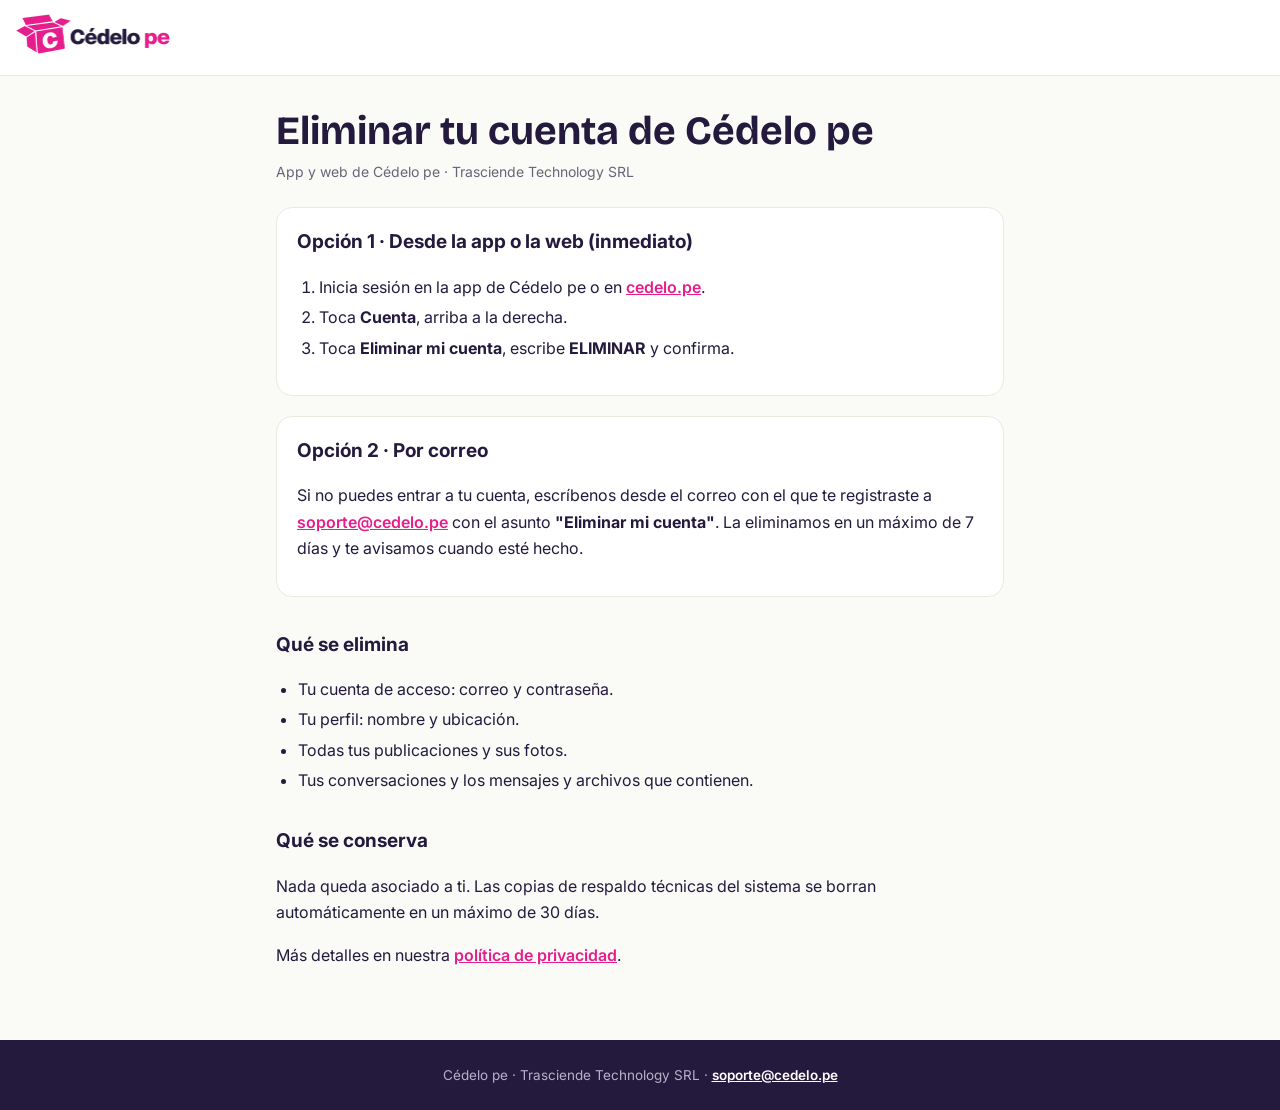
<file: eliminar-cuenta.html>
<!DOCTYPE html>
<html lang="es"><head><meta charset="utf-8"><meta name="viewport" content="width=device-width, initial-scale=1">
<link href="https://fonts.googleapis.com/css2?family=Bricolage+Grotesque:opsz,wght@12..96,700&family=Inter:wght@400;600;700&display=swap" rel="stylesheet">
<link rel="stylesheet" href="legal.css"><link rel="icon" type="image/png" href="favicon.png"><meta name="theme-color" content="#FFFFFF">
<meta name="color-scheme" content="light only">
<title>Eliminar tu cuenta · Cédelo pe</title></head><body>
<header class="cab"><a href="/"><img src="logo_cedelo.png" alt="Cédelo pe"></a></header>
<main>
<h1>Eliminar tu cuenta de Cédelo pe</h1>
<p class="fecha">App y web de Cédelo pe · Trasciende Technology SRL</p>

<div class="caja">
<h2 style="margin-top:0">Opción 1 · Desde la app o la web (inmediato)</h2>
<ol>
<li>Inicia sesión en la app de Cédelo pe o en <a href="https://cedelo.pe">cedelo.pe</a>.</li>
<li>Toca <b>Cuenta</b>, arriba a la derecha.</li>
<li>Toca <b>Eliminar mi cuenta</b>, escribe <b>ELIMINAR</b> y confirma.</li>
</ol>
</div>

<div class="caja">
<h2 style="margin-top:0">Opción 2 · Por correo</h2>
<p>Si no puedes entrar a tu cuenta, escríbenos desde el correo con el que te registraste a <a href="mailto:soporte@cedelo.pe?subject=Eliminar%20mi%20cuenta">soporte@cedelo.pe</a> con el asunto <b>"Eliminar mi cuenta"</b>. La eliminamos en un máximo de 7 días y te avisamos cuando esté hecho.</p>
</div>

<h2>Qué se elimina</h2>
<ul>
<li>Tu cuenta de acceso: correo y contraseña.</li>
<li>Tu perfil: nombre y ubicación.</li>
<li>Todas tus publicaciones y sus fotos.</li>
<li>Tus conversaciones y los mensajes y archivos que contienen.</li>
</ul>

<h2>Qué se conserva</h2>
<p>Nada queda asociado a ti. Las copias de respaldo técnicas del sistema se borran automáticamente en un máximo de 30 días.</p>

<p>Más detalles en nuestra <a href="privacidad.html">política de privacidad</a>.</p>
</main>
<footer class="pie">Cédelo pe · Trasciende Technology SRL · <a href="mailto:soporte@cedelo.pe">soporte@cedelo.pe</a></footer></body></html>
</file>
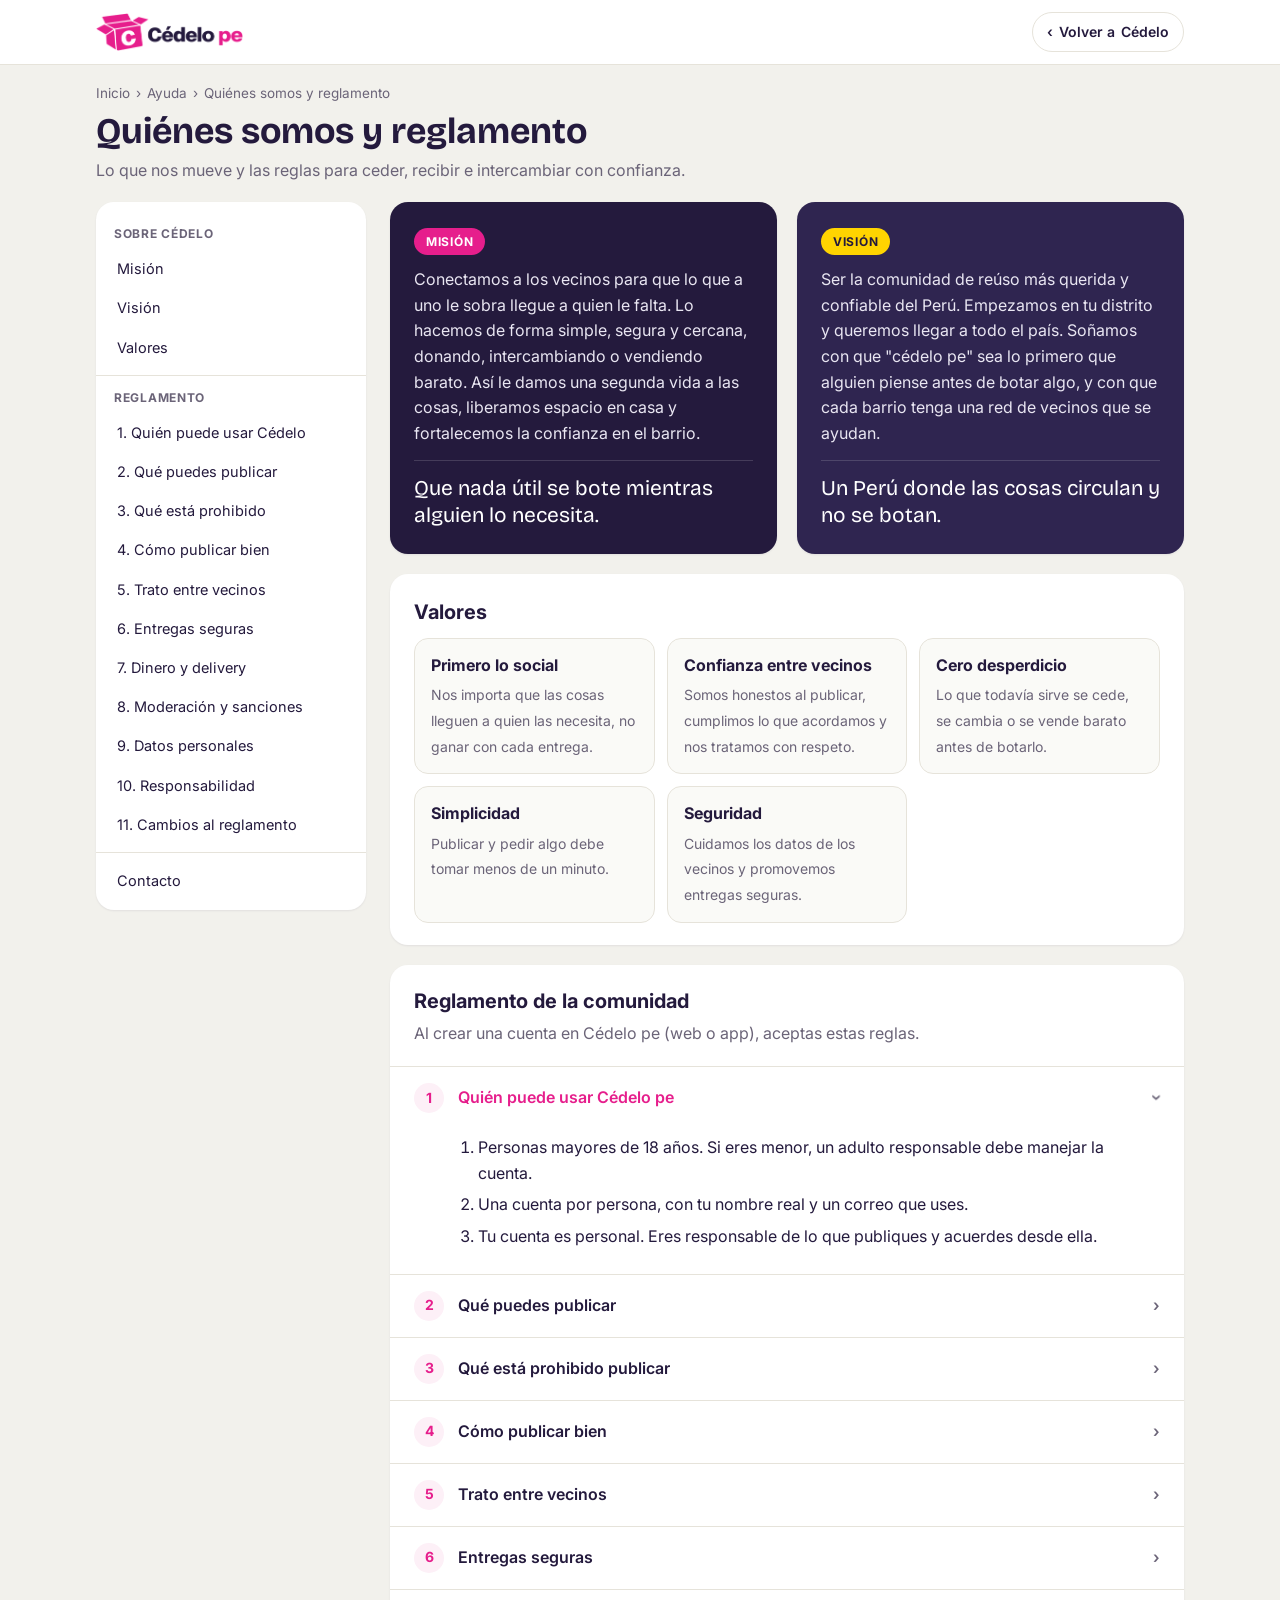
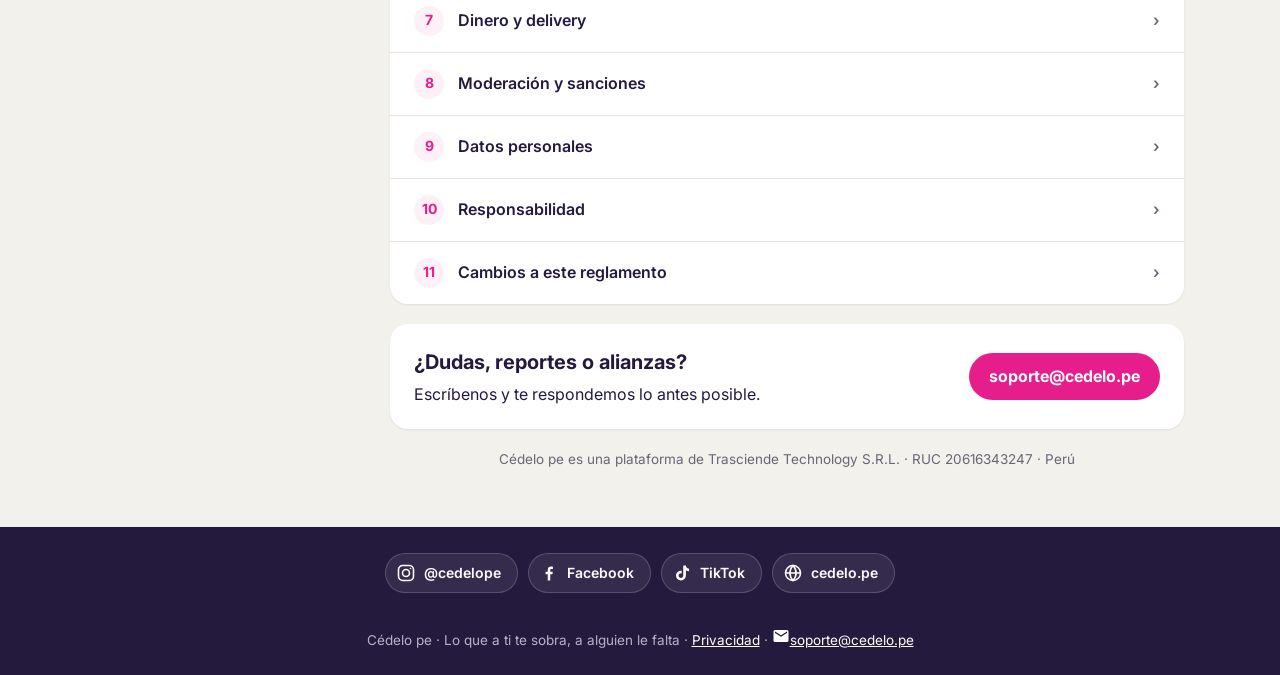
<file: nosotros.html>
<!DOCTYPE html>
<html lang="es"><head><meta charset="utf-8"><meta name="viewport" content="width=device-width, initial-scale=1">
<link href="https://fonts.googleapis.com/css2?family=Bricolage+Grotesque:opsz,wght@12..96,700;12..96,800&family=Inter:wght@400;600;700&display=swap" rel="stylesheet">
<link rel="icon" type="image/png" href="favicon.png"><meta name="theme-color" content="#FFFFFF">
<meta name="color-scheme" content="light only">
<title>Quiénes somos y reglamento · Cédelo pe</title>
<meta name="description" content="Misión, visión, valores y reglamento de la comunidad Cédelo pe.">
<style>
:root{--tinta:#241A3D;--morado:#2F2550;--magenta:#E61E8C;--verde:#00B86B;--amarillo:#FFD400;--crema:#FAFAF7;--fondo:#F2F1EC;--linea:#E6E3DA;--suave:#6b6478}
*{box-sizing:border-box}
html{scroll-padding-top:84px}
body{margin:0;background:var(--fondo);color:var(--tinta);font:16px/1.6 Inter,system-ui,-apple-system,Segoe UI,Roboto,sans-serif}
a{color:var(--magenta)}
.cab{position:sticky;top:0;z-index:5;background:#fff;border-bottom:1px solid var(--linea)}
.cab-in{max-width:1120px;margin:0 auto;padding:12px 16px;display:flex;align-items:center;justify-content:space-between;gap:12px}
.cab img{height:38px;display:block}
.volver{display:inline-flex;align-items:center;gap:6px;font-weight:600;font-size:14px;text-decoration:none;color:var(--tinta);border:1px solid var(--linea);padding:8px 14px;border-radius:999px;background:#fff}
.volver:hover{border-color:var(--magenta);color:var(--magenta)}
.migas{max-width:1120px;margin:0 auto;padding:18px 16px 0;font-size:13.5px;color:var(--suave)}
.migas a{color:var(--suave);text-decoration:none}.migas a:hover{color:var(--magenta)}
.migas span{margin:0 6px}
.titulo{max-width:1120px;margin:0 auto;padding:6px 16px 18px}
.titulo h1{font-family:"Bricolage Grotesque",Inter,sans-serif;font-size:clamp(26px,5vw,36px);line-height:1.15;margin:0}
.titulo p{margin:6px 0 0;color:var(--suave)}
.chips{display:none;gap:8px;overflow-x:auto;padding:0 16px 14px;scrollbar-width:none}
.chips::-webkit-scrollbar{display:none}
.chips a{flex:none;background:#fff;border:1px solid var(--linea);border-radius:999px;padding:7px 14px;font-size:14px;font-weight:600;color:var(--tinta);text-decoration:none}
.marco{max-width:1120px;margin:0 auto;padding:0 16px 56px;display:grid;grid-template-columns:270px 1fr;gap:24px;align-items:start}
.menu{position:sticky;top:84px;background:#fff;border-radius:18px;box-shadow:0 1px 2px rgba(36,26,61,.08);padding:10px 0;font-size:14.5px}
.menu h3{font-size:12px;letter-spacing:.06em;text-transform:uppercase;color:var(--suave);margin:12px 18px 6px}
.menu a{display:block;padding:8px 18px;color:var(--tinta);text-decoration:none;border-left:3px solid transparent}
.menu a:hover{background:var(--crema);color:var(--magenta)}
.menu a.activo{border-left-color:var(--magenta);color:var(--magenta);font-weight:600;background:#fdf0f7}
.menu hr{border:0;border-top:1px solid var(--linea);margin:8px 0}
.card{background:#fff;border-radius:18px;box-shadow:0 1px 2px rgba(36,26,61,.08);margin-bottom:20px;overflow:hidden}
.card-pad{padding:22px 24px}
.card h2{font-size:20px;margin:0 0 10px}
.mv{display:grid;grid-template-columns:1fr 1fr;gap:20px;margin-bottom:20px}
.mv .card{margin:0;background:var(--tinta);color:#fff;padding:26px 24px;position:relative}
.mv .card:nth-child(2){background:var(--morado)}
.mv .eti{display:inline-block;background:var(--magenta);color:#fff;font-weight:700;font-size:12px;letter-spacing:.06em;text-transform:uppercase;border-radius:999px;padding:4px 12px;margin-bottom:12px}
.mv .card:nth-child(2) .eti{background:var(--amarillo);color:var(--tinta)}
.mv p{margin:0 0 14px;color:#e9e6f2}
.mv .corta{font-family:"Bricolage Grotesque",Inter,sans-serif;font-size:21px;line-height:1.25;color:#fff;margin:0;border-top:1px solid rgba(255,255,255,.15);padding-top:14px}
.valores{display:grid;grid-template-columns:repeat(auto-fill,minmax(190px,1fr));gap:12px;margin-top:6px}
.valor{border:1px solid var(--linea);border-radius:14px;padding:14px 16px;background:var(--crema)}
.valor b{display:block;margin-bottom:4px}
.valor span{font-size:14px;color:var(--suave);line-height:1.5}
.lead{padding:20px 24px;border-bottom:1px solid var(--linea)}
.lead h2{margin:0 0 4px}.lead p{margin:0;color:var(--suave)}
details{border-bottom:1px solid var(--linea)}
details:last-of-type{border-bottom:0}
summary{list-style:none;cursor:pointer;display:flex;align-items:center;gap:14px;padding:16px 24px;font-weight:600}
summary::-webkit-details-marker{display:none}
summary:hover{background:var(--crema)}
.num{flex:none;width:30px;height:30px;border-radius:50%;background:#fdf0f7;color:var(--magenta);display:grid;place-items:center;font-size:14px;font-weight:700}
summary .chev{margin-left:auto;transition:transform .2s;color:var(--suave)}
details[open] summary .chev{transform:rotate(90deg)}
details[open] summary{color:var(--magenta)}
.cuerpo{padding:0 24px 18px 68px}
.cuerpo ul,.cuerpo ol{margin:0;padding-left:20px}
.cuerpo li{margin:6px 0}
.cuerpo p{margin:0 0 10px}
.prohibido{display:grid;grid-template-columns:1fr 1fr;gap:8px 18px;list-style:none;padding:0!important}
.prohibido li{position:relative;padding-left:22px;margin:0!important}
.prohibido li::before{content:"✕";position:absolute;left:0;color:var(--magenta);font-weight:700}
.modos{display:flex;flex-wrap:wrap;gap:8px;margin:10px 0 0}
.modo{border-radius:999px;padding:6px 14px;font-size:14px;font-weight:600}
.m1{background:#e3f7ee;color:#007a47}.m2{background:#fff6cc;color:#7a6500}.m3{background:#efeaff;color:#4b3a8f}
.regla-oro{background:#fffbe6;border:1px solid #f5e08a;border-radius:12px;padding:12px 14px;margin:0 0 12px}
.contacto{display:flex;flex-wrap:wrap;align-items:center;justify-content:space-between;gap:12px}
.contacto p{margin:0}
.btn{display:inline-block;background:var(--magenta);color:#fff;text-decoration:none;font-weight:700;border-radius:999px;padding:11px 20px}
.empresa{font-size:13.5px;color:var(--suave);text-align:center;margin:8px 0 0}
.pie{background:var(--tinta);color:#b8b2c8;text-align:center;font-size:13.5px;padding:24px 16px}
.pie a{color:#fff}
@media (max-width:860px){
  .marco{grid-template-columns:1fr}
  .menu{display:none}
  .chips{display:flex}
  .mv{grid-template-columns:1fr}
  .cuerpo{padding:0 18px 16px 18px}
  summary{padding:15px 18px}
  .lead,.card-pad{padding:18px}
  .prohibido{grid-template-columns:1fr}
  .valores{grid-template-columns:1fr 1fr;gap:10px}
  .valor{padding:12px}
  .volver span{display:none}
}
/* v17 · redes sociales en el pie */
.pie-redes{display:flex;flex-wrap:wrap;justify-content:center;gap:10px;margin:2px 0}
.pie-redes a{display:inline-flex;align-items:center;gap:8px;color:#fff;text-decoration:none;font-weight:600;font-size:14px;
  border:1px solid rgba(255,255,255,.18);background:rgba(255,255,255,.08);border-radius:999px;padding:8px 16px 8px 10px;transition:.15s}
.pie-redes a svg{width:20px;height:20px;flex:none}
.pie-redes a:hover{background:#E61E8C;border-color:#E61E8C;color:#fff}
.pie .pie-redes{margin-bottom:12px}
</style></head><body>

<header class="cab"><div class="cab-in">
  <a href="/"><img src="logo_cedelo.png" alt="Cédelo pe"></a>
  <a class="volver" href="/">‹ <span>Volver a</span> Cédelo</a>
</div></header>

<nav class="migas"><a href="/">Inicio</a><span>›</span><a href="#mision">Ayuda</a><span>›</span>Quiénes somos y reglamento</nav>
<div class="titulo">
  <h1>Quiénes somos y reglamento</h1>
  <p>Lo que nos mueve y las reglas para ceder, recibir e intercambiar con confianza.</p>
</div>

<div class="chips">
  <a href="#mision">Misión</a><a href="#vision">Visión</a><a href="#valores">Valores</a>
  <a href="#reglamento">Reglamento</a><a href="#r3">Prohibidos</a><a href="#r6">Entregas seguras</a><a href="#r7">Dinero</a><a href="#contacto">Contacto</a>
</div>

<div class="marco">
  <aside class="menu" id="menu">
    <h3>Sobre Cédelo</h3>
    <a href="#mision">Misión</a>
    <a href="#vision">Visión</a>
    <a href="#valores">Valores</a>
    <hr>
    <h3>Reglamento</h3>
    <a href="#r1">1. Quién puede usar Cédelo</a>
    <a href="#r2">2. Qué puedes publicar</a>
    <a href="#r3">3. Qué está prohibido</a>
    <a href="#r4">4. Cómo publicar bien</a>
    <a href="#r5">5. Trato entre vecinos</a>
    <a href="#r6">6. Entregas seguras</a>
    <a href="#r7">7. Dinero y delivery</a>
    <a href="#r8">8. Moderación y sanciones</a>
    <a href="#r9">9. Datos personales</a>
    <a href="#r10">10. Responsabilidad</a>
    <a href="#r11">11. Cambios al reglamento</a>
    <hr>
    <a href="#contacto">Contacto</a>
  </aside>

  <main>
    <div class="mv">
      <section class="card" id="mision">
        <span class="eti">Misión</span>
        <p>Conectamos a los vecinos para que lo que a uno le sobra llegue a quien le falta. Lo hacemos de forma simple, segura y cercana, donando, intercambiando o vendiendo barato. Así le damos una segunda vida a las cosas, liberamos espacio en casa y fortalecemos la confianza en el barrio.</p>
        <p class="corta">Que nada útil se bote mientras alguien lo necesita.</p>
      </section>
      <section class="card" id="vision">
        <span class="eti">Visión</span>
        <p>Ser la comunidad de reúso más querida y confiable del Perú. Empezamos en tu distrito y queremos llegar a todo el país. Soñamos con que "cédelo pe" sea lo primero que alguien piense antes de botar algo, y con que cada barrio tenga una red de vecinos que se ayudan.</p>
        <p class="corta">Un Perú donde las cosas circulan y no se botan.</p>
      </section>
    </div>

    <section class="card card-pad" id="valores">
      <h2>Valores</h2>
      <div class="valores">
        <div class="valor"><b>Primero lo social</b><span>Nos importa que las cosas lleguen a quien las necesita, no ganar con cada entrega.</span></div>
        <div class="valor"><b>Confianza entre vecinos</b><span>Somos honestos al publicar, cumplimos lo que acordamos y nos tratamos con respeto.</span></div>
        <div class="valor"><b>Cero desperdicio</b><span>Lo que todavía sirve se cede, se cambia o se vende barato antes de botarlo.</span></div>
        <div class="valor"><b>Simplicidad</b><span>Publicar y pedir algo debe tomar menos de un minuto.</span></div>
        <div class="valor"><b>Seguridad</b><span>Cuidamos los datos de los vecinos y promovemos entregas seguras.</span></div>
      </div>
    </section>

    <section class="card" id="reglamento">
      <div class="lead">
        <h2>Reglamento de la comunidad</h2>
        <p>Al crear una cuenta en Cédelo pe (web o app), aceptas estas reglas.</p>
      </div>

      <details id="r1"><summary><span class="num">1</span>Quién puede usar Cédelo pe<span class="chev">›</span></summary><div class="cuerpo"><ol>
        <li>Personas mayores de 18 años. Si eres menor, un adulto responsable debe manejar la cuenta.</li>
        <li>Una cuenta por persona, con tu nombre real y un correo que uses.</li>
        <li>Tu cuenta es personal. Eres responsable de lo que publiques y acuerdes desde ella.</li>
      </ol></div></details>

      <details id="r2"><summary><span class="num">2</span>Qué puedes publicar<span class="chev">›</span></summary><div class="cuerpo">
        <p>Puedes publicar objetos físicos tuyos, en buen estado o con sus fallas bien explicadas, en una de estas tres modalidades:</p>
        <div class="modos"><span class="modo m1">Donación · lo cedes gratis</span><span class="modo m2">Venta barata · precio justo, debajo de tienda</span><span class="modo m3">Trueque · lo cambias por otro objeto</span></div>
      </div></details>

      <details id="r3"><summary><span class="num">3</span>Qué está prohibido publicar<span class="chev">›</span></summary><div class="cuerpo"><ul class="prohibido">
        <li>Armas, municiones, explosivos, pirotecnia y réplicas que parezcan armas reales</li>
        <li>Drogas, medicamentos (con o sin receta), suplementos abiertos y productos médicos de un solo uso</li>
        <li>Alcohol, cigarros y vapeadores</li>
        <li>Animales vivos (para adopciones, coordina con un albergue)</li>
        <li>Alimentos abiertos, caseros o vencidos</li>
        <li>Objetos robados, falsificados o de procedencia que no puedas explicar</li>
        <li>Documentos, placas, chips, cuentas digitales, entradas nominales y dinero</li>
        <li>Contenido sexual, ofensivo o discriminatorio</li>
        <li>Productos químicos peligrosos, gas o combustibles</li>
        <li>Servicios, trabajos, rifas o publicidad de negocios</li>
      </ul></div></details>

      <details id="r4"><summary><span class="num">4</span>Cómo publicar bien<span class="chev">›</span></summary><div class="cuerpo"><ol>
        <li>Usa fotos reales y propias del objeto, no imágenes de internet.</li>
        <li>Describe el estado con honestidad, incluyendo fallas, piezas faltantes o desgaste.</li>
        <li>Haz una publicación por objeto (o por un lote claro, como "10 libros de primaria").</li>
        <li>Si es venta, el precio debe ser justo y fijo. No lo subas cuando alguien muestre interés.</li>
        <li>Actualiza el estado: <b>Coordinando</b> cuando ya acordaste con alguien y <b>Entregado</b> cuando se entregó. Elimina la publicación si ya no está disponible.</li>
      </ol></div></details>

      <details id="r5"><summary><span class="num">5</span>Trato entre vecinos<span class="chev">›</span></summary><div class="cuerpo"><ol>
        <li>Responde los mensajes con respeto, aunque la respuesta sea "ya no está disponible".</li>
        <li>Cumple lo acordado. Si no puedes llegar a la entrega, avisa con tiempo.</li>
        <li>No pidas donaciones para revenderlas.</li>
        <li>No envíes spam, cadenas ni publicidad por el chat.</li>
        <li>Prohibido el acoso, los insultos, las amenazas o pedir datos personales que no hagan falta para la entrega.</li>
      </ol></div></details>

      <details id="r6"><summary><span class="num">6</span>Entregas seguras<span class="chev">›</span></summary><div class="cuerpo"><ol>
        <li>Encuéntrate en lugares públicos y concurridos: una plaza, un centro comercial o la puerta de una comisaría. Hazlo de día.</li>
        <li>Si puedes, ve acompañado y avisa a alguien de confianza dónde estarás.</li>
        <li>Revisa el objeto antes de recibirlo.</li>
        <li>Nunca adelantes dinero a alguien que no conoces.</li>
        <li>Si algo te parece sospechoso, no vayas y repórtalo.</li>
      </ol></div></details>

      <details id="r7"><summary><span class="num">7</span>Dinero y delivery<span class="chev">›</span></summary><div class="cuerpo">
        <p class="regla-oro"><b>Regla de oro:</b> Cédelo pe nunca toca tu dinero. No cobramos comisiones ni recibimos pagos por ninguna transacción.</p>
        <ol>
          <li>En una venta, el pago se acuerda directamente entre los vecinos (efectivo, Yape, Plin u otro medio).</li>
          <li><b>El delivery lo paga quien recibe</b>, salvo que ambos acuerden otra cosa.</li>
          <li>Cédelo pe no es parte de los acuerdos entre vecinos. Solo los conecta.</li>
        </ol>
      </div></details>

      <details id="r8"><summary><span class="num">8</span>Moderación y sanciones<span class="chev">›</span></summary><div class="cuerpo"><ol>
        <li>El equipo administrador puede eliminar sin aviso previo publicaciones que incumplan este reglamento.</li>
        <li>Si las faltas se repiten o son graves (estafa, objetos prohibidos, acoso), el equipo puede eliminar la cuenta de forma definitiva.</li>
        <li>Cédelo pe tiene <b>tolerancia cero</b> con el contenido ofensivo, abusivo o prohibido y con los usuarios que acosan o estafan.</li>
        <li>Para reportar una publicación, un mensaje, un tema de la Comunidad o a un vecino, usa el botón <b>Reportar</b> que aparece en cada uno. También puedes <b>bloquear</b> a un vecino: ya no podrá escribirte y no verás sus publicaciones. Desbloquéalo cuando quieras desde Más → Vecinos bloqueados.</li>
        <li>Revisamos cada reporte en menos de 24 horas. Si corresponde, eliminamos el contenido y suspendemos o eliminamos la cuenta de quien incumplió.</li>
        <li>Para apelar una decisión, escribe a <a href="mailto:soporte@cedelo.pe?subject=Reporte">soporte@cedelo.pe</a> con el enlace o el nombre y una breve explicación.</li>
      </ol></div></details>

      <details id="r9"><summary><span class="num">9</span>Datos personales<span class="chev">›</span></summary><div class="cuerpo"><ol>
        <li>Tratamos tus datos según la Ley N.º 29733, Ley de Protección de Datos Personales, y nuestra <a href="privacidad.html">Política de privacidad</a>.</li>
        <li>Solo mostramos tu nombre y tu zona. Tu correo no es público.</li>
        <li>Puedes eliminar tu cuenta y todos tus datos cuando quieras desde <b>Cuenta → Eliminar mi cuenta</b> o en <a href="eliminar-cuenta.html">esta página</a>.</li>
      </ol></div></details>

      <details id="r10"><summary><span class="num">10</span>Responsabilidad<span class="chev">›</span></summary><div class="cuerpo"><ol>
        <li>Cada vecino es responsable de lo que publica, entrega y recibe.</li>
        <li>Cédelo pe no garantiza el estado de los objetos ni el cumplimiento de los acuerdos entre usuarios. Sí actúa sobre los reportes que recibe.</li>
        <li>Ante un delito, como un robo o una estafa, haz la denuncia ante la PNP. Colaboraremos con las autoridades si nos lo solicitan.</li>
      </ol></div></details>

      <details id="r11"><summary><span class="num">11</span>Cambios a este reglamento<span class="chev">›</span></summary><div class="cuerpo">
        <p>Podemos actualizar este reglamento. Si los cambios son importantes, los anunciaremos en la web y en la app.</p>
        <p style="color:var(--suave);font-size:14px">Última actualización: 8 de octubre de 2026</p>
      </div></details>
    </section>

    <section class="card card-pad" id="contacto">
      <div class="contacto">
        <div><h2 style="margin:0 0 4px">¿Dudas, reportes o alianzas?</h2><p>Escríbenos y te respondemos lo antes posible.</p></div>
        <a class="btn" href="mailto:soporte@cedelo.pe">soporte@cedelo.pe</a>
      </div>
    </section>
    <p class="empresa">Cédelo pe es una plataforma de Trasciende Technology S.R.L. · RUC 20616343247 · Perú</p>
  </main>
</div>

<footer class="pie"><div class="pie-redes"><a href="https://www.instagram.com/cedelope/" target="_blank" rel="noopener" aria-label="Instagram de Cédelo"><svg viewBox="0 0 24 24" width="20" height="20" fill="none" stroke="currentColor" stroke-width="1.9" aria-hidden="true"><rect x="3" y="3" width="18" height="18" rx="5"/><circle cx="12" cy="12" r="4.2"/><circle cx="17.4" cy="6.6" r="1" fill="currentColor" stroke="none"/></svg><span>@cedelope</span></a><a href="https://www.facebook.com/cedelope" target="_blank" rel="noopener" aria-label="Facebook de Cédelo"><svg viewBox="0 0 24 24" width="20" height="20" fill="currentColor" aria-hidden="true"><path d="M13.5 21v-7.5h2.6l.4-3h-3V8.6c0-.9.3-1.5 1.6-1.5h1.6V4.4c-.3 0-1.2-.1-2.3-.1-2.3 0-3.9 1.4-3.9 4v2.2H7.9v3h2.6V21z"/></svg><span>Facebook</span></a><a href="https://www.tiktok.com/@cedelope" target="_blank" rel="noopener" aria-label="TikTok de Cédelo"><svg viewBox="0 0 24 24" width="20" height="20" fill="currentColor" aria-hidden="true"><path d="M16.6 3c.3 2.2 1.6 3.6 3.9 3.8v3a7.3 7.3 0 0 1-3.8-1.1v6.1c0 3.7-2.6 6.2-6 6.2a5.8 5.8 0 0 1-5.9-5.9c0-3.6 3-6.3 6.8-5.8v3.2c-1.8-.4-3.6.7-3.6 2.6 0 1.6 1.2 2.8 2.7 2.8 1.7 0 2.8-1.1 2.8-3.2V3z"/></svg><span>TikTok</span></a><a href="https://cedelo.pe" aria-label="Web de Cédelo"><svg viewBox="0 0 24 24" width="20" height="20" fill="none" stroke="currentColor" stroke-width="1.9" aria-hidden="true"><circle cx="12" cy="12" r="9"/><path d="M3 12h18M12 3c2.5 2.6 3.7 5.6 3.7 9s-1.2 6.4-3.7 9c-2.5-2.6-3.7-5.6-3.7-9S9.5 5.6 12 3z"/></svg><span>cedelo.pe</span></a></div><br>Cédelo pe · Lo que a ti te sobra, a alguien le falta · <a href="privacidad.html">Privacidad</a> · <a href="mailto:soporte@cedelo.pe"><svg viewBox="0 0 24 24" width="18" height="18" aria-hidden="true"><path fill="currentColor" d="M20 4H4a2 2 0 0 0-2 2v12a2 2 0 0 0 2 2h16a2 2 0 0 0 2-2V6a2 2 0 0 0-2-2zm0 4-8 5-8-5V6l8 5 8-5z"/></svg>soporte@cedelo.pe</a></footer>

<script>
// Abre la sección del reglamento al llegar por enlace (#r3, etc.)
function abrirHash(){
  var d = document.getElementById(location.hash.slice(1));
  if(d && d.tagName === 'DETAILS'){ d.open = true; }
  if(d){ setTimeout(function(){ d.scrollIntoView({block:'start'}); }, 60); }
  marcar(location.hash);
}
function marcar(h){
  document.querySelectorAll('.menu a').forEach(function(a){ a.classList.toggle('activo', a.getAttribute('href') === h); });
}
document.querySelectorAll('a[href^="#r"]').forEach(function(a){
  a.addEventListener('click', function(){ var d = document.querySelector(a.getAttribute('href')); if(d && d.tagName==='DETAILS') d.open = true; });
});
window.addEventListener('hashchange', abrirHash);
abrirHash();
// La primera regla abierta por defecto si no hay enlace
if(!location.hash){ document.getElementById('r1').open = true; }
</script>
</body></html>
</file>
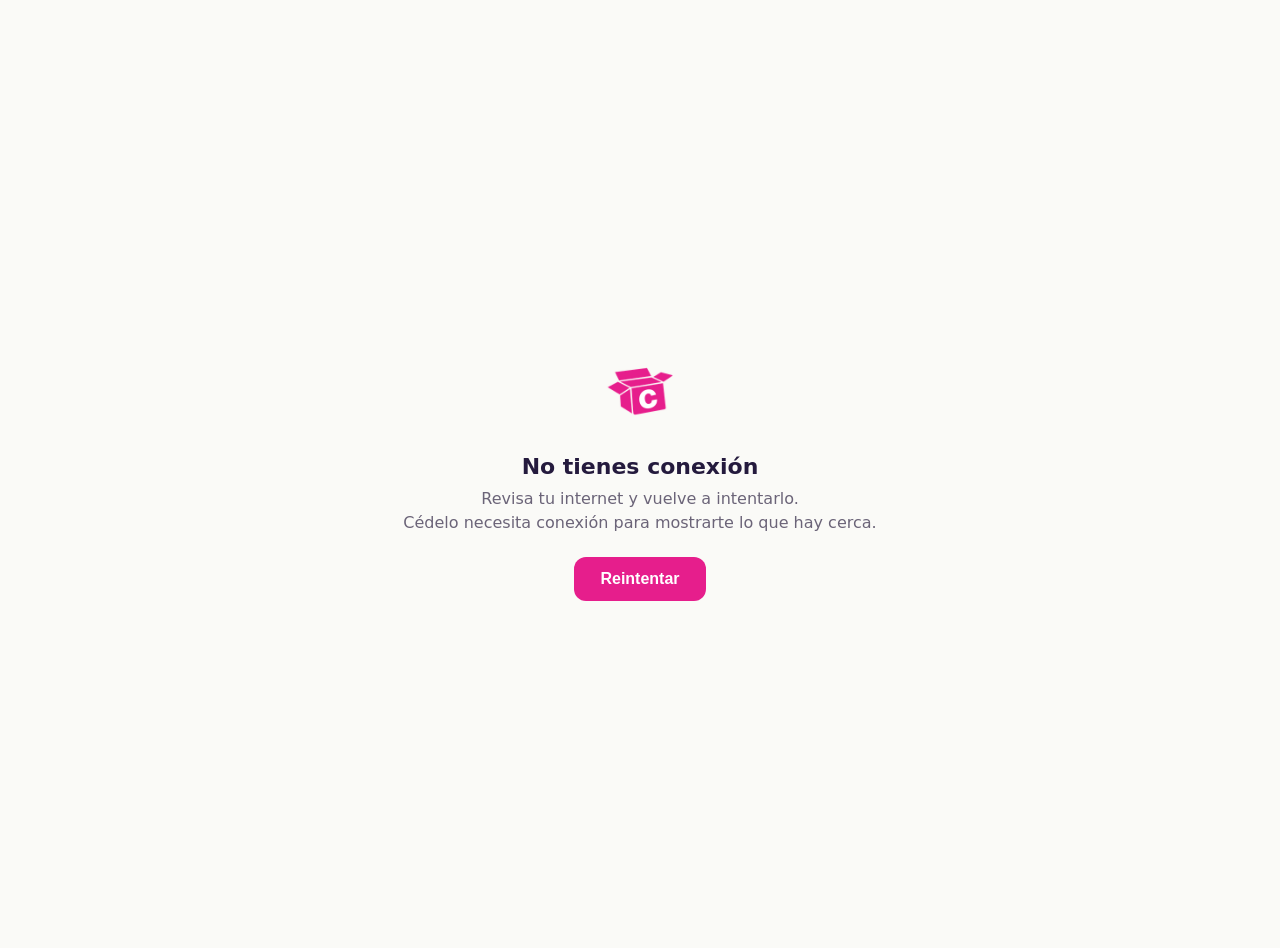
<file: offline.html>
<!doctype html><html lang="es"><head><meta charset="utf-8"><meta name="viewport" content="width=device-width,initial-scale=1">
<title>Sin conexión · Cédelo pe</title>
<style>body{margin:0;min-height:100vh;display:grid;place-items:center;background:#FAFAF7;color:#241A3D;font-family:system-ui,-apple-system,sans-serif;text-align:center;padding:24px}
img{width:84px;height:84px;border-radius:20px}h1{font-size:22px;margin:18px 0 8px}p{color:#6b6478;margin:0 0 22px;line-height:1.5}
button{background:#E61E8C;color:#fff;border:0;border-radius:12px;padding:13px 26px;font-size:16px;font-weight:700}</style></head>
<body><main><img src="icon-192.png" alt=""><h1>No tienes conexión</h1><p>Revisa tu internet y vuelve a intentarlo.<br>Cédelo necesita conexión para mostrarte lo que hay cerca.</p>
<button onclick="location.reload()">Reintentar</button></main></body></html>
</file>
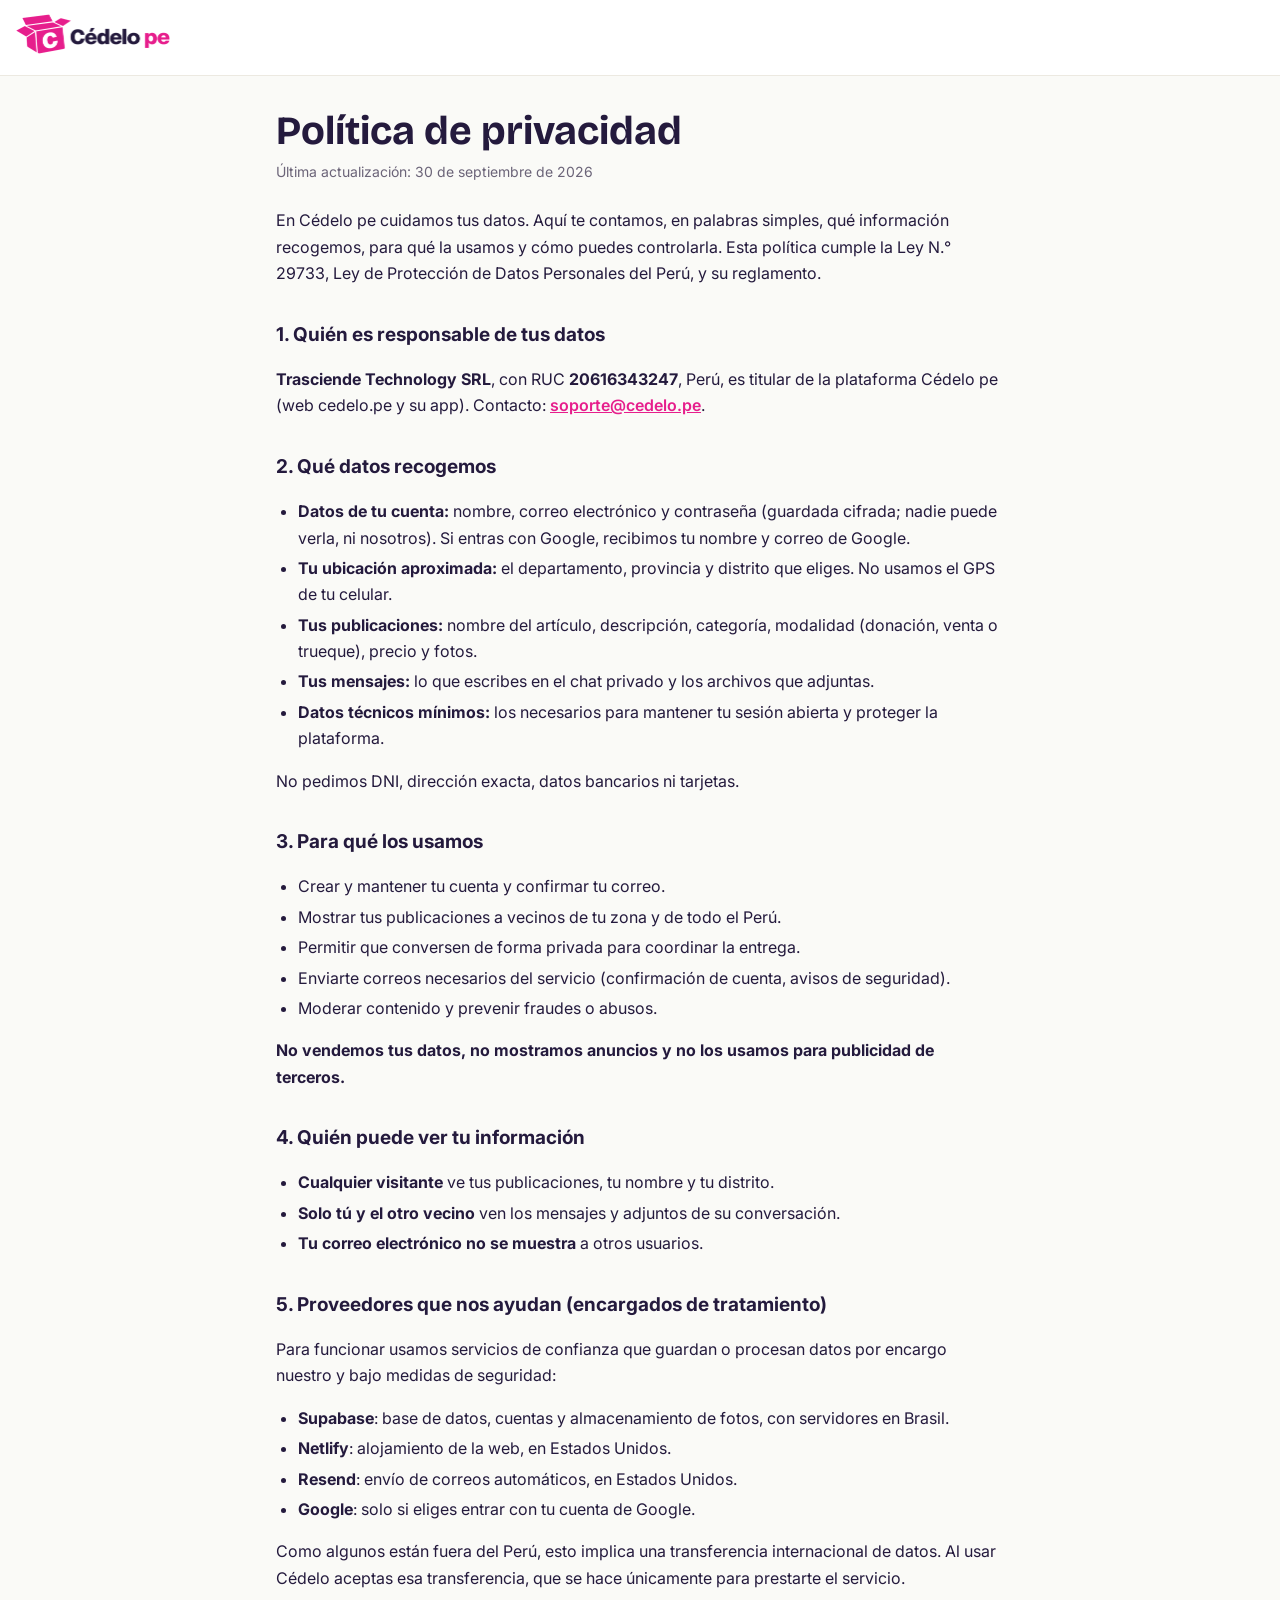
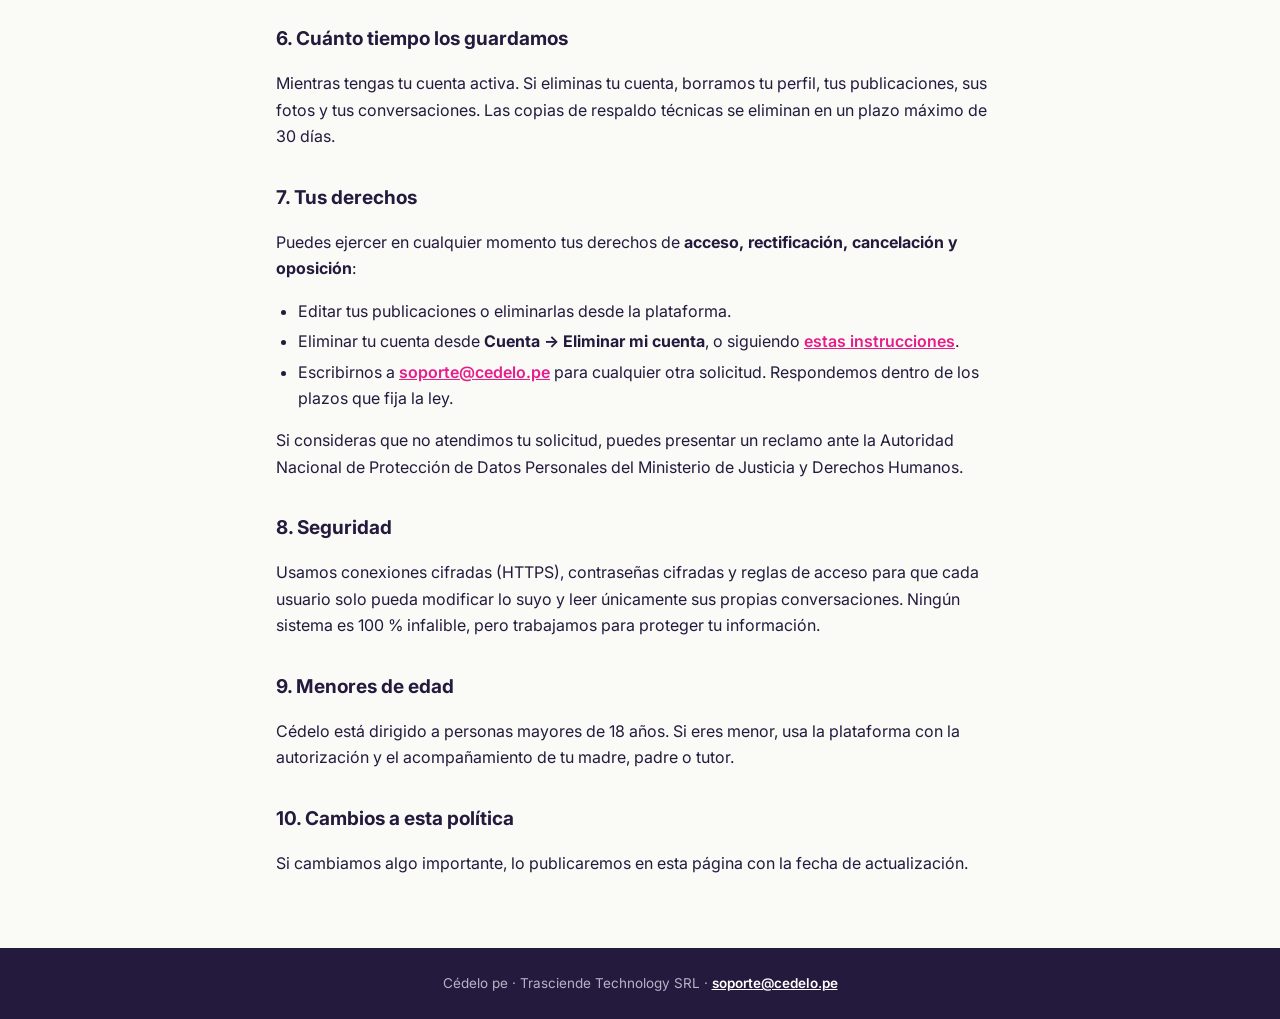
<file: privacidad.html>
<!DOCTYPE html>
<html lang="es"><head><meta charset="utf-8"><meta name="viewport" content="width=device-width, initial-scale=1">
<link href="https://fonts.googleapis.com/css2?family=Bricolage+Grotesque:opsz,wght@12..96,700&family=Inter:wght@400;600;700&display=swap" rel="stylesheet">
<link rel="stylesheet" href="legal.css"><link rel="icon" type="image/png" href="favicon.png"><meta name="theme-color" content="#FFFFFF">
<meta name="color-scheme" content="light only">
<title>Política de privacidad · Cédelo pe</title></head><body>
<header class="cab"><a href="/"><img src="logo_cedelo.png" alt="Cédelo pe"></a></header>
<main>
<h1>Política de privacidad</h1>
<p class="fecha">Última actualización: 30 de septiembre de 2026</p>

<p>En Cédelo pe cuidamos tus datos. Aquí te contamos, en palabras simples, qué información recogemos, para qué la usamos y cómo puedes controlarla. Esta política cumple la Ley N.° 29733, Ley de Protección de Datos Personales del Perú, y su reglamento.</p>

<h2>1. Quién es responsable de tus datos</h2>
<p><b>Trasciende Technology SRL</b>, con RUC <b>20616343247</b>, Perú, es titular de la plataforma Cédelo pe (web cedelo.pe y su app). Contacto: <a href="mailto:soporte@cedelo.pe">soporte@cedelo.pe</a>.</p>

<h2>2. Qué datos recogemos</h2>
<ul>
<li><b>Datos de tu cuenta:</b> nombre, correo electrónico y contraseña (guardada cifrada; nadie puede verla, ni nosotros). Si entras con Google, recibimos tu nombre y correo de Google.</li>
<li><b>Tu ubicación aproximada:</b> el departamento, provincia y distrito que eliges. No usamos el GPS de tu celular.</li>
<li><b>Tus publicaciones:</b> nombre del artículo, descripción, categoría, modalidad (donación, venta o trueque), precio y fotos.</li>
<li><b>Tus mensajes:</b> lo que escribes en el chat privado y los archivos que adjuntas.</li>
<li><b>Datos técnicos mínimos:</b> los necesarios para mantener tu sesión abierta y proteger la plataforma.</li>
</ul>
<p>No pedimos DNI, dirección exacta, datos bancarios ni tarjetas.</p>

<h2>3. Para qué los usamos</h2>
<ul>
<li>Crear y mantener tu cuenta y confirmar tu correo.</li>
<li>Mostrar tus publicaciones a vecinos de tu zona y de todo el Perú.</li>
<li>Permitir que conversen de forma privada para coordinar la entrega.</li>
<li>Enviarte correos necesarios del servicio (confirmación de cuenta, avisos de seguridad).</li>
<li>Moderar contenido y prevenir fraudes o abusos.</li>
</ul>
<p><b>No vendemos tus datos, no mostramos anuncios y no los usamos para publicidad de terceros.</b></p>

<h2>4. Quién puede ver tu información</h2>
<ul>
<li><b>Cualquier visitante</b> ve tus publicaciones, tu nombre y tu distrito.</li>
<li><b>Solo tú y el otro vecino</b> ven los mensajes y adjuntos de su conversación.</li>
<li><b>Tu correo electrónico no se muestra</b> a otros usuarios.</li>
</ul>

<h2>5. Proveedores que nos ayudan (encargados de tratamiento)</h2>
<p>Para funcionar usamos servicios de confianza que guardan o procesan datos por encargo nuestro y bajo medidas de seguridad:</p>
<ul>
<li><b>Supabase</b>: base de datos, cuentas y almacenamiento de fotos, con servidores en Brasil.</li>
<li><b>Netlify</b>: alojamiento de la web, en Estados Unidos.</li>
<li><b>Resend</b>: envío de correos automáticos, en Estados Unidos.</li>
<li><b>Google</b>: solo si eliges entrar con tu cuenta de Google.</li>
</ul>
<p>Como algunos están fuera del Perú, esto implica una transferencia internacional de datos. Al usar Cédelo aceptas esa transferencia, que se hace únicamente para prestarte el servicio.</p>

<h2>6. Cuánto tiempo los guardamos</h2>
<p>Mientras tengas tu cuenta activa. Si eliminas tu cuenta, borramos tu perfil, tus publicaciones, sus fotos y tus conversaciones. Las copias de respaldo técnicas se eliminan en un plazo máximo de 30 días.</p>

<h2>7. Tus derechos</h2>
<p>Puedes ejercer en cualquier momento tus derechos de <b>acceso, rectificación, cancelación y oposición</b>:</p>
<ul>
<li>Editar tus publicaciones o eliminarlas desde la plataforma.</li>
<li>Eliminar tu cuenta desde <b>Cuenta → Eliminar mi cuenta</b>, o siguiendo <a href="eliminar-cuenta.html">estas instrucciones</a>.</li>
<li>Escribirnos a <a href="mailto:soporte@cedelo.pe">soporte@cedelo.pe</a> para cualquier otra solicitud. Respondemos dentro de los plazos que fija la ley.</li>
</ul>
<p>Si consideras que no atendimos tu solicitud, puedes presentar un reclamo ante la Autoridad Nacional de Protección de Datos Personales del Ministerio de Justicia y Derechos Humanos.</p>

<h2>8. Seguridad</h2>
<p>Usamos conexiones cifradas (HTTPS), contraseñas cifradas y reglas de acceso para que cada usuario solo pueda modificar lo suyo y leer únicamente sus propias conversaciones. Ningún sistema es 100 % infalible, pero trabajamos para proteger tu información.</p>

<h2>9. Menores de edad</h2>
<p>Cédelo está dirigido a personas mayores de 18 años. Si eres menor, usa la plataforma con la autorización y el acompañamiento de tu madre, padre o tutor.</p>

<h2>10. Cambios a esta política</h2>
<p>Si cambiamos algo importante, lo publicaremos en esta página con la fecha de actualización.</p>
</main>
<footer class="pie">Cédelo pe · Trasciende Technology SRL · <a href="mailto:soporte@cedelo.pe">soporte@cedelo.pe</a></footer></body></html>
</file>
<file: legal.css>
:root{--tinta:#241A3D;--magenta:#E61E8C;--crema:#FAFAF7;--linea:#ece9e1;--suave:#6b6478}
*{box-sizing:border-box}
body{margin:0;background:var(--crema);color:var(--tinta);font:16px/1.65 Inter,system-ui,-apple-system,Segoe UI,Roboto,sans-serif}
.cab{background:#fff;border-bottom:1px solid var(--linea);padding:14px 16px}
.cab a{display:inline-block}.cab img{height:40px;display:block}
main{max-width:760px;margin:0 auto;padding:32px 16px 56px}
h1{font-family:"Bricolage Grotesque",Inter,sans-serif;font-size:clamp(28px,6vw,40px);line-height:1.15;margin:0 0 6px}
h2{font-size:19px;margin:32px 0 8px}
.fecha{color:var(--suave);font-size:14px;margin:0 0 24px}
a{color:var(--magenta);font-weight:600}
ul,ol{padding-left:22px}li{margin:4px 0}
.caja{background:#fff;border:1px solid var(--linea);border-radius:16px;padding:18px 20px;margin:20px 0}
.pie{background:var(--tinta);color:#b8b2c8;text-align:center;font-size:13.5px;padding:24px 16px}
.pie a{color:#fff}
</file>
